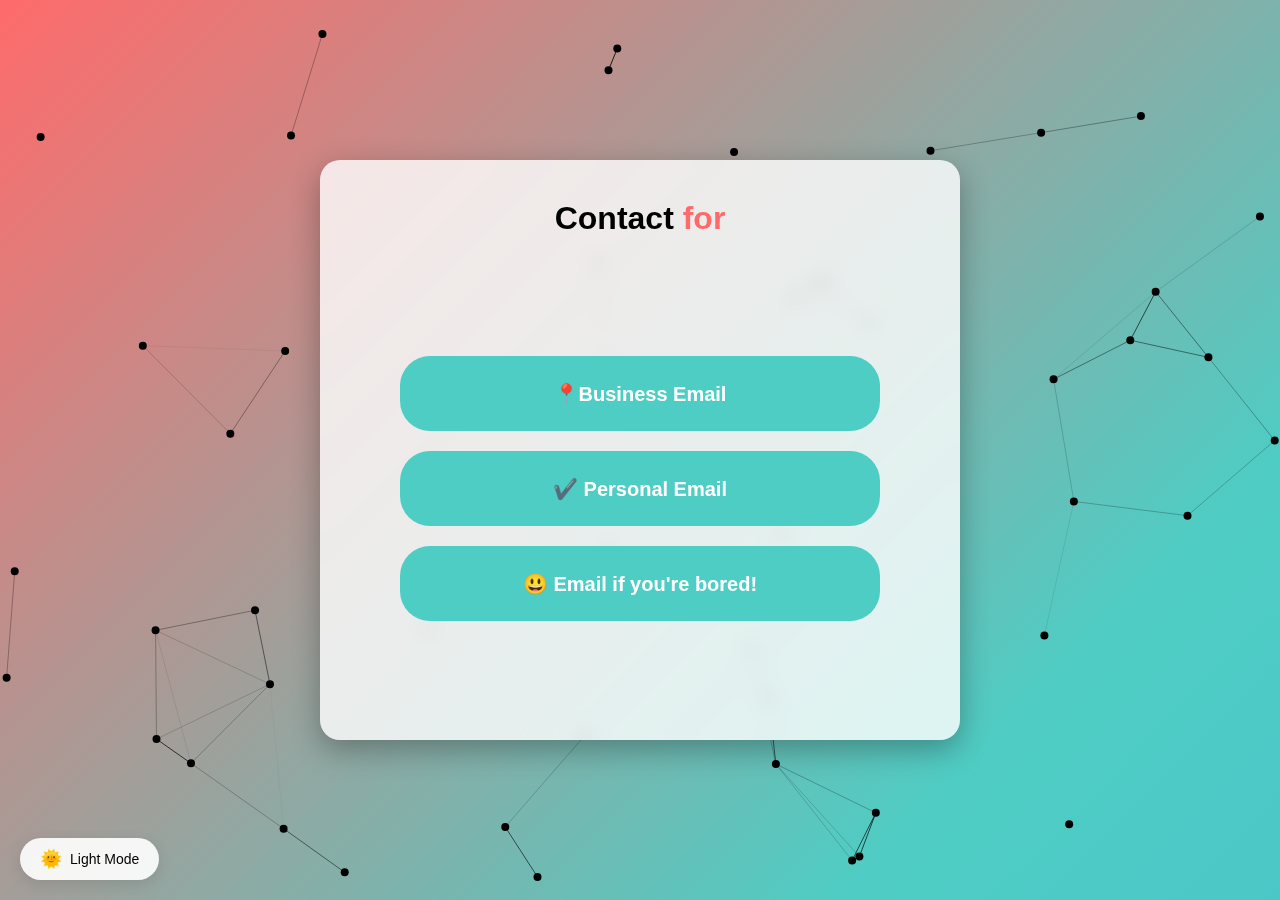
<file: contact.html>
<!DOCTYPE html>
<html lang="en">
<head>
    <meta charset="UTF-8">
    <meta name="viewport" content="width=device-width, initial-scale=1.0">
    <meta name="description" content="Contact page offering business, personal, and fun email options. Toggle between light and dark themes.">
    <meta name="keywords" content="Contact, Business Email, Personal Email, Fun Email, Theme Toggle, Dark Mode, Light Mode">
    <meta name="author" content="Alf">
    <meta property="og:title" content="Contact Page">
    <meta property="og:description" content="Reach out via business, personal, or fun email. Try switching between light and dark themes!">
    <meta property="og:image" content="static/og-image.png">
    <meta property="og:url" content="" id="og-url">
    <meta name="twitter:card" content="summary_large_image">
    <title>Email dznv - a contact page.</title>
    <link rel="stylesheet" type="text/css" href="static/styles.css">
</head>
<body>
    <canvas id="canvas"></canvas>
    <div class="container">
        <h1 id="dynamic-title">Contact <span id="dynamic-text"></span></h1>
        <div class="button-column">
            <button class="pill-button">📍Business Email</button>
            <button class="pill-button">✔️ Personal Email</button>
            <button class="pill-button">😃 Email if you're bored!</button>
        </div>
    </div>
    <button class="theme-toggle">
        <span class="theme-icon">🌞</span>
        <span class="theme-text">Light Mode</span>
    </button>

    <script>
        const currentDomain = window.location.hostname;
        const ogUrlTag = document.getElementById('og-url');
        if (ogUrlTag) {
            ogUrlTag.setAttribute('content', `https://${currentDomain}/contact`);
        }
    </script>

    <script src="static/script.js"></script>
</body>
</html>
</file>
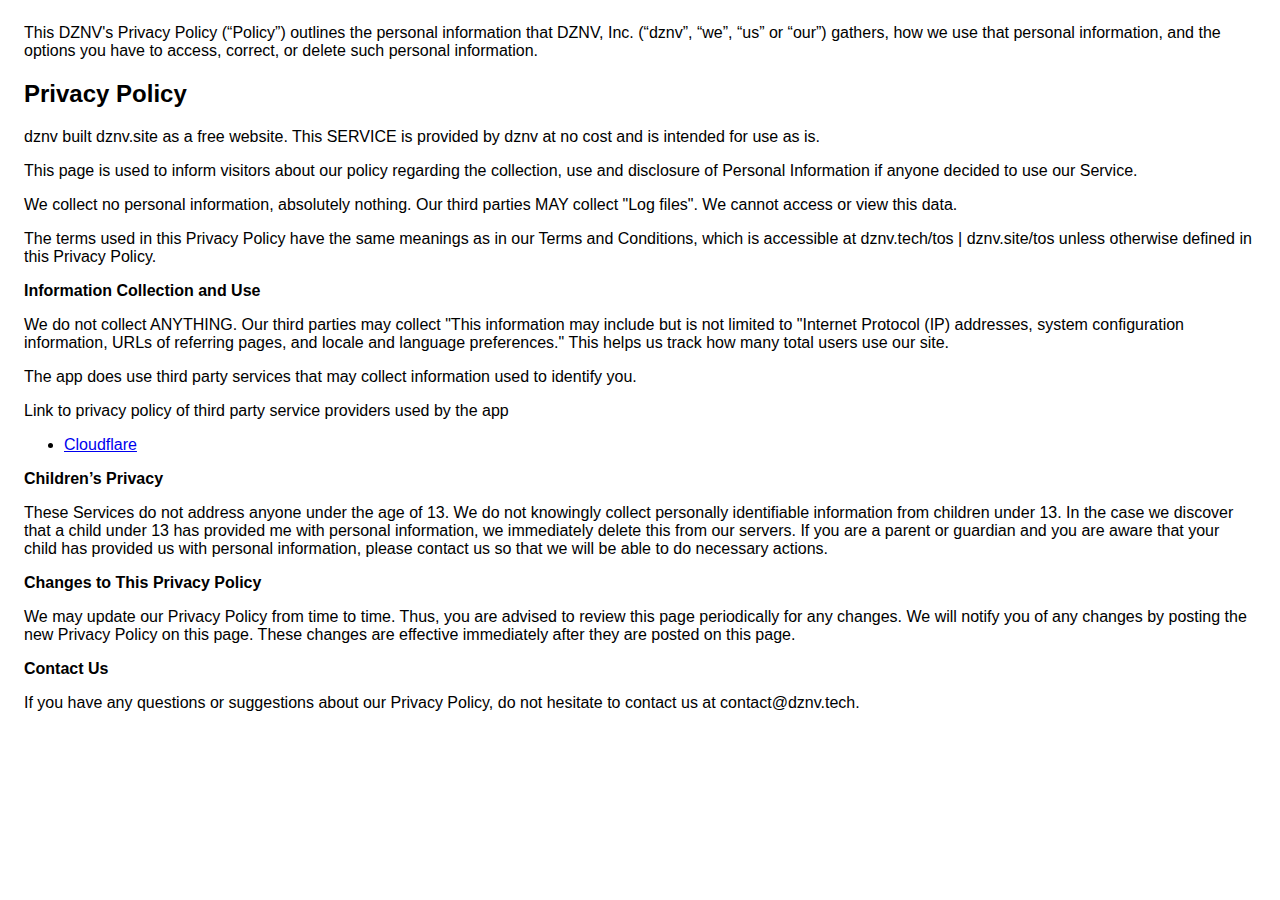
<file: privacy.html>
<!DOCTYPE html>
    <html>
    <head>
      <meta charset='utf-8'>
      <meta name='viewport' content='width=device-width'>
      <title>Privacy Policy</title>
      <style> body { font-family: 'Helvetica Neue', Helvetica, Arial, sans-serif; padding:1em; } </style>
    </head>
    <body>
      This DZNV's Privacy Policy (“Policy”) outlines the personal information that DZNV, Inc. (“dznv”, “we”, “us” or “our”) gathers, how we use that personal information, and the options you have to access, correct, or delete such personal information.
    <h2>Privacy Policy</h2> <p>
                    dznv built  dznv.site as
                    a free website. This SERVICE is provided by
                    dznv at no cost and is intended for
                    use as is.
                  </p> <p>
                    This page is used to inform visitors about our policy regarding
                    the collection, use and disclosure of Personal Information if 
	                  anyone decided to use our Service.
                  </p> <p>
                    We collect no personal information, absolutely nothing.
                    Our third parties MAY collect "Log files". 
                    We cannot access or view this data.
                  </p> <p>
                    The terms used in this Privacy Policy have the same meanings
                    as in our Terms and Conditions, which is accessible at
                    dznv.tech/tos | dznv.site/tos unless otherwise defined in this Privacy
                    Policy.
                  </p> <p><strong>Information Collection and Use</strong></p> <p>
                    We do not collect ANYTHING. Our third parties may collect
                    "This information may include but is not limited to "Internet
                    Protocol (IP) addresses, system configuration information, 
                    URLs of referring pages, and locale and language preferences."
                    This helps us track how many total users use our site.
                  </p> <p>
                    The app does use third party services that may collect
                    information used to identify you.
                  </p> <div><p>
                      Link to privacy policy of third party service providers
                      used by the app 
                    </p> 
			<ul>
				<li><a href="https://www.cloudflare.com/privacypolicy/" target="_blank">Cloudflare</a></li>
				<!----><!----><!----><!----><!----><!----><!----><!----><!----></ul></div> 
                  </p> <p><strong>Children’s Privacy</strong></p> <p>
                    These Services do not address anyone under the age of 13.
                    We do not knowingly collect personally
                    identifiable information from children under 13. In the case
                    we discover that a child under 13 has provided
                    me with personal information,
                    we immediately delete this from our servers. If you
                    are a parent or guardian and you are aware that your child
                    has provided us with personal information, please contact
                    us so that we will be able to do
                    necessary actions.
                  </p> <p><strong>Changes to This Privacy Policy</strong></p> <p>
                    We may update our Privacy Policy from
                    time to time. Thus, you are advised to review this page
                    periodically for any changes. We will
                    notify you of any changes by posting the new Privacy Policy
                    on this page. These changes are effective immediately after
                    they are posted on this page.
                  </p> <p><strong>Contact Us</strong></p> <p>
                    If you have any questions or suggestions about
                    our Privacy Policy, do not hesitate to contact
                    us at contact@dznv.tech.
                  </p> 
    </body>
    </html>
</file>
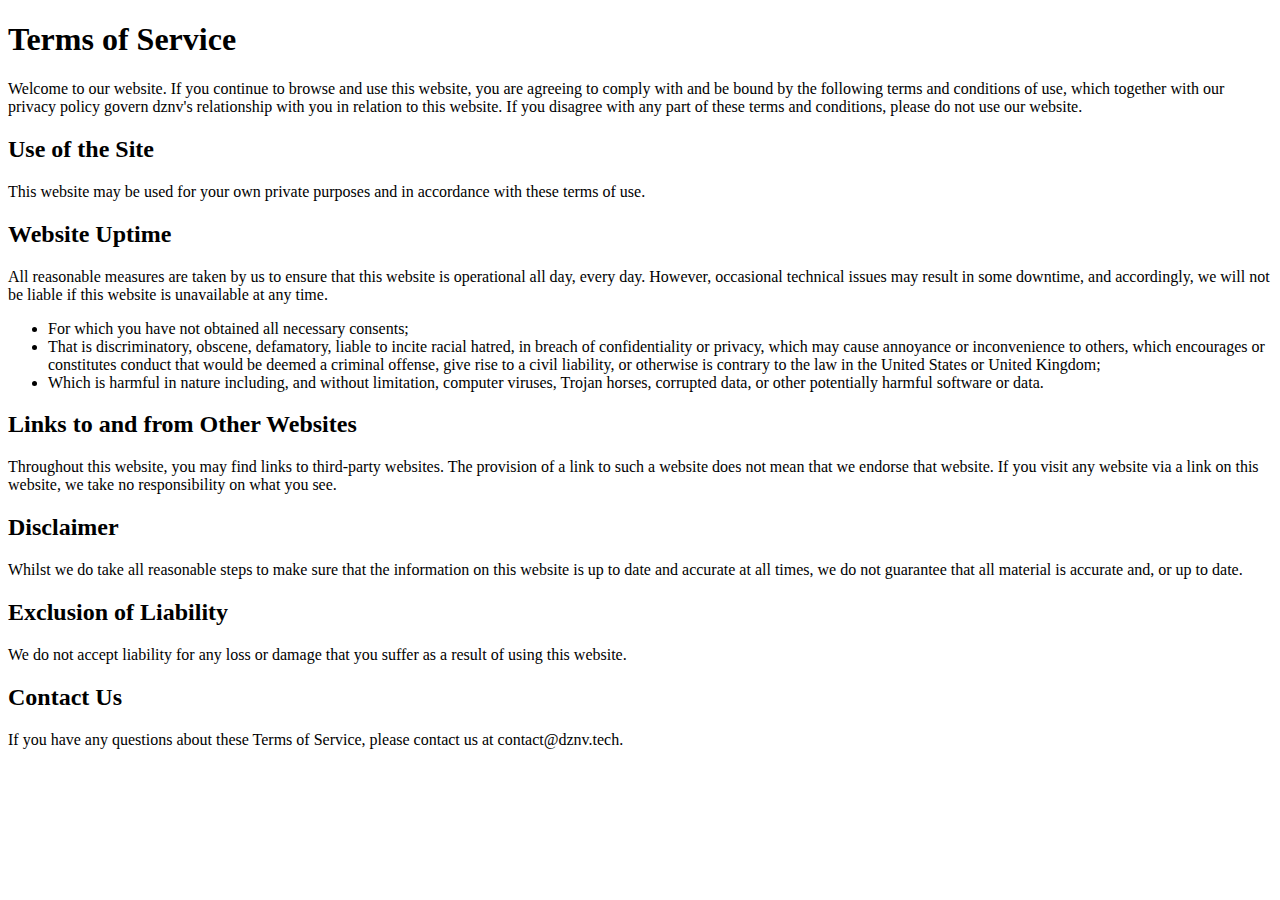
<file: tos.html>
<!DOCTYPE html>
<html lang="en">
<head>
    <meta charset="UTF-8">
    <title>Terms of Service</title>
</head>
<body>
    <h1>Terms of Service</h1>
    <p>Welcome to our website. If you continue to browse and use this website, you are agreeing to comply with and be bound by the following terms and conditions of use, which together with our privacy policy govern dznv's relationship with you in relation to this website. If you disagree with any part of these terms and conditions, please do not use our website.</p>
    <h2>Use of the Site</h2>
    <p>This website may be used for your own private purposes and in accordance with these terms of use.</p>
    <h2>Website Uptime</h2>
    <p>All reasonable measures are taken by us to ensure that this website is operational all day, every day. However, occasional technical issues may result in some downtime, and accordingly, we will not be liable if this website is unavailable at any time.</p>
    <ul>
        <li>For which you have not obtained all necessary consents;</li>
        <li>That is discriminatory, obscene, defamatory, liable to incite racial hatred, in breach of confidentiality or privacy, which may cause annoyance or inconvenience to others, which encourages or constitutes conduct that would be deemed a criminal offense, give rise to a civil liability, or otherwise is contrary to the law in the United States or United Kingdom;</li>
        <li>Which is harmful in nature including, and without limitation, computer viruses, Trojan horses, corrupted data, or other potentially harmful software or data.</li>
    </ul>
    <h2>Links to and from Other Websites</h2>
    <p>Throughout this website, you may find links to third-party websites. The provision of a link to such a website does not mean that we endorse that website. If you visit any website via a link on this website, we take no responsibility on what you see.</p>
    <h2>Disclaimer</h2>
    <p>Whilst we do take all reasonable steps to make sure that the information on this website is up to date and accurate at all times, we do not guarantee that all material is accurate and, or up to date.</p>
    <h2>Exclusion of Liability</h2>
    <p>We do not accept liability for any loss or damage that you suffer as a result of using this website.</p>
    <h2>Contact Us</h2>
    <p>If you have any questions about these Terms of Service, please contact us at contact@dznv.tech.</p>
</body>
</html>
</file>
<file: static/styles.css>
body {
    margin: 0;
    overflow: hidden;
    background: linear-gradient(
        135deg, 
        #FF6B6B 0%,
        #4ECDC4 20%,
        #45B7D1 40%,
        #96E6A1 60%,
        #D4A5A5 80%,
        #FFB6B9 100%
    );
    background-size: 400% 400%;
    animation: gradient 30s ease infinite;
    display: flex;
    justify-content: center;
    align-items: center;
    min-height: 100vh;
}

@keyframes gradient {
    0% {
        background-position: 0% 50%;
    }
    50% {
        background-position: 100% 50%;
    }
    100% {
        background-position: 0% 50%;
    }
}

canvas {
    position: absolute;
    top: 0;
    left: 0;
    z-index: 1;
}

.container {
    position: absolute;
    z-index: 2;
    background: rgba(255, 255, 255, 0.8);
    width: 80%; /* Increased width for mobile */
    max-width: 600px;
    height: 60vh;
    border-radius: 20px;
    box-shadow: 0 10px 30px rgba(0, 0, 0, 0.3);
    backdrop-filter: blur(10px);
    top: 50%;
    left: 50%;
    transform: translate(-50%, -50%);
    transition: all 0.3s ease;
    display: flex; /* Added flex display */
    flex-direction: column; /* Stack children vertically */
    padding: 20px; /* Added padding */
}

.container h1 {
    font-family: Arial, sans-serif;
    text-align: center;
    margin: 0; /* Reset margin */
    padding: 20px 0; /* Add padding instead */
    flex-shrink: 0; /* Prevent title from shrinking */
}

#dynamic-text {
    font-weight: bold;
    color: #FF6B6B; /* Choose any color that fits your design */
}

.container.dark-mode {
    background: rgba(23, 23, 23, 0.9);
    box-shadow: 0 10px 30px rgba(0, 0, 0, 0.4);
}

.container.dark-mode #dynamic-title {
    color: #FFFFFF; /* Change to light color in dark mode */
}

.pill-button {
    background-color: #4ECDC4;
    border: none;
    border-radius: 30px;
    color: white;
    font-weight: bold;
    font-size: clamp(14px, 3vw, 20px);
    cursor: pointer;
    width: min(80%, 300px);
    transition: all 0.3s ease;
    height: 100px; /* Fixed height */
    min-height: 75px; /* Minimum height */
    display: flex; /* Add flex display */
    align-items: center; /* Center content vertically */
    justify-content: center; /* Center content horizontally */
}

/* For mobile devices */

/* Media query for mobile devices */
@media screen and (max-width: 768px) {
    .container {
        width: 90%;
        height: 80vh;
        padding: 10px;
    }

    .pill-button {
        height: 50px; /* Slightly smaller height on mobile */
        width: 85%;
    }

    .container h1 {
        font-size: clamp(20px, 5vw, 28px); /* Responsive title size */
    }
}

/* Keep your existing hover and active states */
.pill-button:hover {
    background-color: #3DBDB4;
    transform: translateY(-2px);
    box-shadow: 0 4px 15px rgba(0, 0, 0, 0.2);
}

.pill-button:active {
    transform: translateY(0);
    box-shadow: 0 2px 10px rgba(0, 0, 0, 0.1);
}

.button-column {
    display: flex;
    flex-direction: column;
    align-items: center;
    justify-content: center; /* Center buttons vertically */
    gap: 20px; /* Fixed gap between buttons */
    flex-grow: 1; /* Take up remaining space */
    padding: 20px 0; /* Add some padding */
}
.button-column .pill-button {
    width: 80%; /* Button width as a percentage of the container's width */
    height: 10%; /* Button height as a percentage of the container's height */
}


.theme-toggle {
    position: fixed;
    bottom: 20px;
    left: 20px;
    z-index: 3;
    background: rgba(255, 255, 255, 0.9);
    border: none;
    padding: 10px 20px;
    border-radius: 30px;
    cursor: pointer;
    font-family: Arial, sans-serif;
    font-size: 14px;
    display: flex;
    align-items: center;
    gap: 8px;
    box-shadow: 0 4px 15px rgba(0, 0, 0, 0.1);
    transition: all 0.3s ease;
}

.theme-toggle:hover {
    transform: translateY(-2px);
    box-shadow: 0 6px 20px rgba(0, 0, 0, 0.15);
}

.theme-toggle.dark {
    background: rgba(23, 23, 23, 0.9);
    color: white;
}

.theme-icon {
    font-size: 18px;
}
</file>
